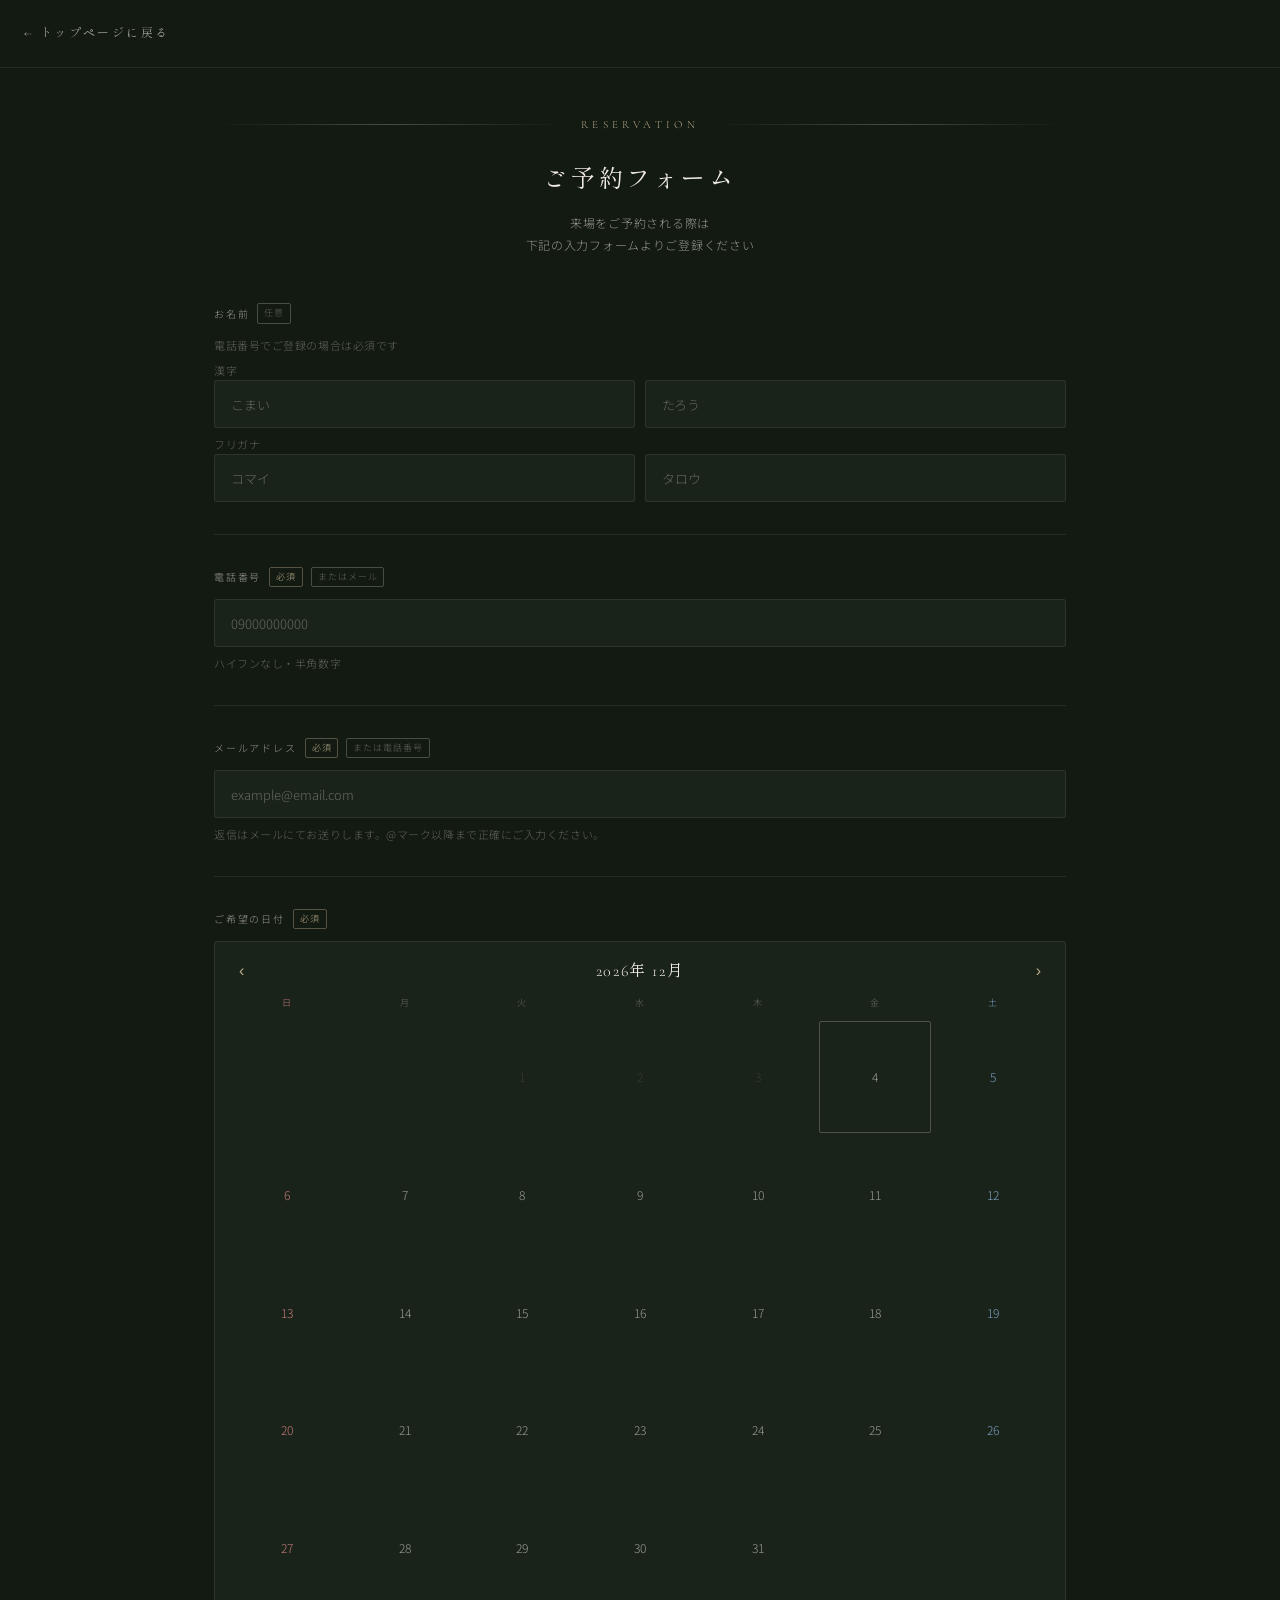
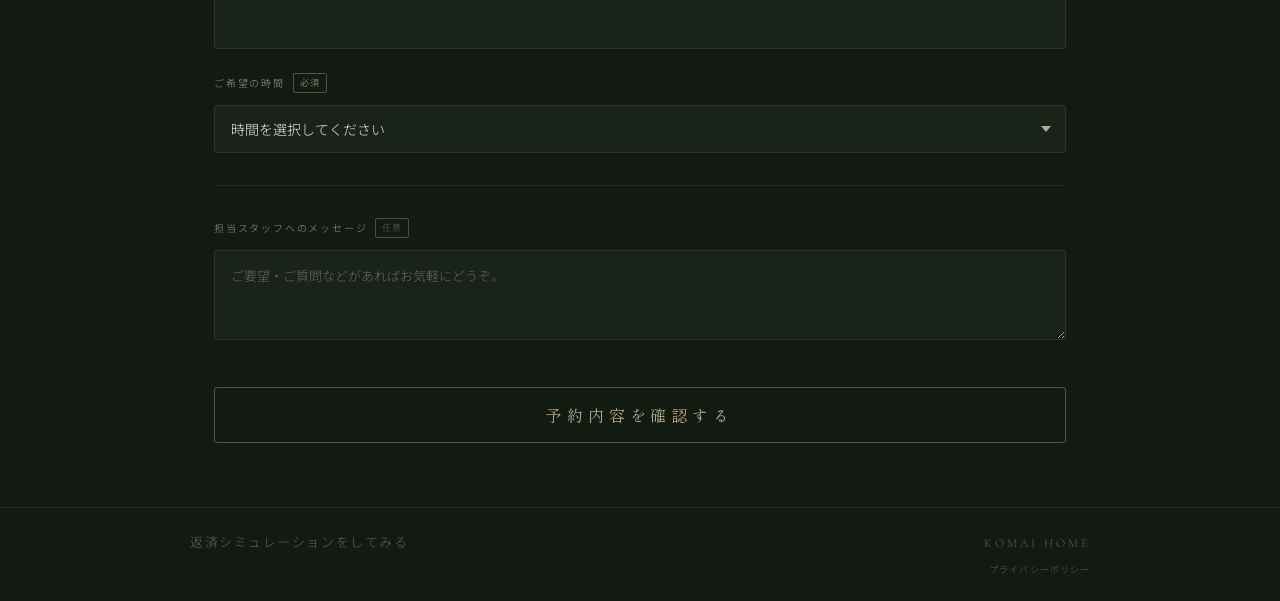
<file: reservation.html>
<!DOCTYPE html>
<html lang="ja">
<head>
<meta charset="UTF-8">
<meta name="viewport" content="width=device-width, initial-scale=1.0">
<title>来場予約 — 別荘心地 | KOMAI HOME</title>
<meta name="description" content="モデルハウス「別荘心地」の来場予約はこちらから。ご希望の日時を選んで簡単にご予約いただけます。">

<!-- OGP -->
<meta property="og:type" content="website">
<meta property="og:site_name" content="別荘心地 | KOMAI HOME">
<meta property="og:title" content="来場予約 — 別荘心地 | KOMAI HOME">
<meta property="og:description" content="モデルハウス「別荘心地」の来場予約はこちらから。ご希望の日時を選んで簡単にご予約いただけます。">
<meta property="og:image" content="images/common/ogp.png">
<meta property="og:url" content="https://eigyou3.github.io/model_north_villa/reservation.html">
<meta property="og:locale" content="ja_JP">

<!-- Twitter Card -->
<meta name="twitter:card" content="summary_large_image">
<meta name="twitter:title" content="来場予約 — 別荘心地 | KOMAI HOME">
<meta name="twitter:description" content="モデルハウス「別荘心地」の来場予約はこちらから。ご希望の日時を選んで簡単にご予約いただけます。">
<meta name="twitter:image" content="images/common/ogp.png">
<link rel="icon" type="image/x-icon" href="images/icon/favicon.ico">
<link rel="icon" type="image/png" sizes="16x16" href="images/icon/favicon-16.png">
<link rel="icon" type="image/png" sizes="32x32" href="images/icon/favicon-32.png">
<link rel="apple-touch-icon" sizes="180x180" href="images/icon/apple-touch-icon.png">
<link rel="icon" type="image/png" sizes="512x512" href="images/icon/icon-512.png">
<link rel="stylesheet" href="style.css">
</head>
<body>

<header class="site-header">
  <a class="back-link" href="index.html">← トップページに戻る</a>
</header>

<div id="form-section">
  <div class="form-section">
    <div class="form-header reveal">
      <div class="form-header-rule">
        <span class="form-header-label">Reservation</span>
      </div>
      <h2 class="form-title">ご予約フォーム</h2>
      <p class="page-sub">来場をご予約される際は<br>下記の入力フォームよりご登録ください</p>

    </div>

    <div class="field-group reveal">
      <span class="field-label">お名前 <span class="tag-opt">任意</span></span>
      <p class="sub-note">電話番号でご登録の場合は必須です</p>
     <p class="sub-note">漢字</p>  
      <div class="row2">
        <div>
          <input type="text" id="last-name" placeholder="こまい" autocomplete="family-name">
        </div>
        <div>
          <input type="text" id="first-name" placeholder="たろう" autocomplete="given-name">
        </div>
      </div>
      <p class="sub-note">フリガナ</p>
      <div class="row2">
        <div>
          <input type="text" id="last-kana" placeholder="コマイ">
        </div>
        <div>
          <input type="text" id="first-kana" placeholder="タロウ">
        </div>
      </div>
     
      <div class="err" id="err-name">電話番号でご登録の場合は、お名前のご入力が必須です。</div>
    </div>

    <hr class="field-divider">

    <div class="field-group reveal">
      <span class="field-label">電話番号 <span class="tag-req">必須</span> <span class="tag-or">またはメール</span></span>
      <input type="tel" id="tel" placeholder="09000000000" maxlength="11" inputmode="numeric"
        oninput="this.value=this.value.replace(/[^0-9]/g,'');clearContactErr()">
      <p class="sub-note">ハイフンなし・半角数字</p>
      <div class="err" id="err-contact">メールアドレスまたは電話番号をご入力ください。</div>
    </div>

    <hr class="field-divider">

    <div class="field-group reveal">
      <span class="field-label">メールアドレス <span class="tag-req">必須</span> <span class="tag-or">または電話番号</span></span>
      <input type="email" id="email" placeholder="example@email.com" autocomplete="email" oninput="clearContactErr()">
      <p class="sub-note">返信はメールにてお送りします。@マーク以降まで正確にご入力ください。</p>
      <div class="err" id="err-email">メールアドレスを正しくご入力ください（@以降も必須です）。</div>
    </div>

    <hr class="field-divider">

    <div class="field-group reveal">
      <span class="field-label">ご希望の日付 <span class="tag-req">必須</span></span>
      <div class="cal-wrap">
        <div class="cal-header">
          <button class="cal-nav" onclick="prevMonth()">‹</button>
          <span class="cal-month" id="cal-month-label"></span>
          <button class="cal-nav" onclick="nextMonth()">›</button>
        </div>
        <div class="date-grid">
          <div class="cal-dow sun">日</div>
          <div class="cal-dow">月</div>
          <div class="cal-dow">火</div>
          <div class="cal-dow">水</div>
          <div class="cal-dow">木</div>
          <div class="cal-dow">金</div>
          <div class="cal-dow sat">土</div>
        </div>
        <div class="date-grid" id="cal-grid"></div>
        <div class="selected-date-display" id="sel-date-display"></div>
      </div>
      <div class="err" id="err-date">ご希望の日付を選択してください。</div>
    </div>

    <div class="field-group reveal" style="margin-top:-0.5rem">
      <span class="field-label">ご希望の時間 <span class="tag-req">必須</span></span>
      <select id="time-select">
        <option value="">時間を選択してください</option>
      </select>
      <div class="err" id="err-time">ご希望の時間を選択してください。</div>
    </div>

    <hr class="field-divider">

    <div class="field-group reveal">
      <span class="field-label">担当スタッフへのメッセージ <span class="tag-opt">任意</span></span>
      <textarea id="message" placeholder="ご要望・ご質問などがあればお気軽にどうぞ。"></textarea>
    </div>

    <div class="submit-wrap reveal">
      <button class="btn-ghost" onclick="toConfirm()">
        <span>予約内容を確認する</span>
      </button>
    </div>
  </div>
</div>

<div class="confirm-wrap" id="confirm-section">
  <div class="confirm-header">
    <div class="form-header-rule">
      <span class="form-header-label">Confirm</span>
    </div>
    <h2 class="confirm-title">ご予約内容の確認</h2>
    <p class="confirm-sub">以下の内容でよろしければ「送信する」を押してください。</p>
  </div>
  <table class="confirm-table" id="confirm-table"></table>
  <div class="confirm-btn-row">
    <button class="btn-muted" onclick="backToForm()">← 修正する</button>
    <button class="btn-solid" id="send-btn" onclick="doSend()">送信する</button>
  </div>
</div>

<div class="done-wrap" id="done-section">
  <div class="done-mark">✓</div>
  <h2 class="done-title">ご予約を受け付けました</h2>
  <p class="done-text">
    ご予約いただきありがとうございます。<br>
    ご入力のメールアドレスへ確認メールをお送りします。<br><br>
    スタッフより改めてご連絡させていただきます。<br>
    当日お会いできることを楽しみにしております。
  </p>
</div>

<footer>
  <div class="footer-nav">
    <div class="footer-nav-left">
      <a href="simulator.html" class="footer-link-large">返済シミュレーションをしてみる</a>
    </div>
    <div class="footer-nav-right">
      <a href="https://komai-home.co.jp" target="_blank" rel="noopener">KOMAI HOME</a>
      <a href="#" onclick="openPrivacy();return false;">プライバシーポリシー</a>
    </div>
  </div>
</footer>

<div class="modal-overlay" id="privacy-modal">
  <div class="modal-box">
    <h3 class="modal-title">プライバシーポリシー</h3>
    <div class="modal-body">
      <p>こまいホーム（以下「当社」）は、お客様の個人情報の保護を重要な責務と認識し、以下の方針に基づいて適切に取り扱います。</p><br>
      <p>株式会社こまいホーム（以下「弊社」）は、お客様の個人情報の保護を重要な責務と認識し、以下の方針に基づき適切な管理・保護に努めます。</p>
    <p><strong>個人情報の利用目的</strong><br>当社はお客様の個人情報を、以下に掲げる事業の遂行に必要な範囲において、契約や取引の履行、および当社が提供する商品、情報、サービス、アフターサービスの提供とこれらに関連する各種手続（融資、許認可取得、登記簿）の支援、取次、ならびに営業活動、及びマーケティング活動等に利用いたします。提携先、業務委託先等の第三者に業務を遂行する為に必要な範囲内での提供することがあります。収集目的の範囲あるいは法令・規範に基づく要請の範囲を越えた利用、提供、預託は行いません。</p><br>
    <p><strong>個人情報の正確性と安全の確保</strong><br>当社は、個人情報を利用目的の達成に必要な範囲で正確かつ最新の内容に保ち、安全管理のために必要かつ適切な措置を講じるように配慮して厳重に管理いたします。また、個人情報の取り扱いを外部に委託する場合は、守秘義務契約を締結するとともに、適切な管理、監督をいたします。</p><br>
    <p><strong>お客様情報の利用範囲</strong><br>当社では、各社の役割と目的達成の為に必要な範囲に限りお客様情報の共同利用を行います。共同利用する情報の項目は次の通りです。氏名、性別、生年月日、住所、電話番号、ＦＡＸ番号、電子メールアドレス等お客様個人に関する情報、ご世帯に関する情報、ご契約に関する情報、設計図面及び建築物に関する情報。</p><br>
    <p><strong>個人情報の開示・訂正・利用停止の申出について</strong><br>当社は、個人情報に関しご本人様からの開示、訂正、利用停止等を求められたときには、法令に基づきその求めに応じます。なお開示をする際には、所定の手数料を申し受けます。個人情報に関し、開示、訂正、利用停止等のご要望については、下記のお問合せ窓口にご連絡下さい。請求者がご本人であることを確認の上必要な手続きについてご連絡致します。なお個人情報に関するその他お問合せについても下記窓口をご利用ください。</p><br>
    <p><strong>法令・規範の導守</strong><br>当社は個人情報に関する法令・規範を導守いたします。</p><br>
    <p><strong>コンプライアンス・プログラムの継続的改善の実施</strong><br>当社は、個人情報を適切に保護する為、個人情報コンプライアンス・プログラム（本方針・｢個人情報保護規定｣及びその他の規定、規則を含む）を策定し、これを当社従業員その他の関係者に周知・徹底させて実施し、適宣見直し、継続的に改善します。</p><br>
  　<p>komai home ┃ 0166-32-2009</p>  
  </div>
    <button class="modal-close" onclick="closePrivacy()">閉じる</button>
  </div>
</div>

<script>
// ===== GAS URL =====
const GAS_URL = "https://script.google.com/macros/s/AKfycbxPpMTBz5PobqYVcCpiSzeWRaAQEtonjudd7fE1iD1dbc9whiRMxugDjlgh4dp_q29l/exec";

// ===== カタカナ変換 =====
function toKatakana(str){
  return str.replace(/[\u3041-\u3096]/g,c=>String.fromCharCode(c.charCodeAt(0)+0x60));
}

// IMEの変換確定時（compositionend）だけカタカナに変換。
// input毎に変換すると、スマホIMEで濁点・半濁点の入力途中に
// 値がリセットされて濁点が抜け落ちることがあるため。
function setupKanaField(id){
  const el = document.getElementById(id);
  el.addEventListener('compositionend', () => {
    el.value = toKatakana(el.value);
  });
  // PC等、IME組版を使わず直接カタカナ等を貼り付けた場合にも対応
  el.addEventListener('blur', () => {
    el.value = toKatakana(el.value);
  });
}
setupKanaField('last-kana');
setupKanaField('first-kana');

// ===== カレンダー =====
// ★ 予約を受け付けたくない日は、下の配列に "YYYY-MM-DD" の形式で追加してください
//    例: "2026-08-13", "2026-08-14",
const BLOCKED_DATES = [ "2026-08-09","2026-08-10","2026-08-11","2026-08-12","2026-08-13","2026-08-14","2026-08-15","2026-08-16"];

let calYear, calMonth, selectedDate = null;
const today = new Date();

function initCal(){
  calYear = today.getFullYear();
  calMonth = today.getMonth();
  renderCal();
}

function renderCal(){
  const label = document.getElementById('cal-month-label');
  label.textContent = `${calYear}年 ${calMonth+1}月`;

  const grid = document.getElementById('cal-grid');
  grid.innerHTML = '';

  const first = new Date(calYear, calMonth, 1);
  const last  = new Date(calYear, calMonth+1, 0);
  const startDow = first.getDay(); // 0=日

  // 空白
  for(let i=0;i<startDow;i++){
    const empty = document.createElement('div');
    empty.className='cal-day empty';
    grid.appendChild(empty);
  }

  for(let d=1;d<=last.getDate();d++){
    const dt = new Date(calYear, calMonth, d);
    const dow = dt.getDay();
    const dateStr = `${calYear}-${String(calMonth+1).padStart(2,'0')}-${String(d).padStart(2,'0')}`;
    const isPast = dt < new Date(today.getFullYear(), today.getMonth(), today.getDate());
    const isBlocked = BLOCKED_DATES.includes(dateStr);
    const isDisabled = isPast || isBlocked;

    const el = document.createElement('div');
    el.textContent = d;
    let cls = 'cal-day';
    if(dow===0) cls += ' sun-day';
    if(dow===6) cls += ' sat-day';
    if(isDisabled) cls += ' disabled';
    if(!isDisabled){
      // 今日
      if(dt.toDateString()===today.toDateString()) cls += ' today';
      if(selectedDate===dateStr) cls += ' selected';
      el.onclick = ()=>selectDate(dateStr, el);
    }
    el.className = cls;
    grid.appendChild(el);
  }
}

function selectDate(dateStr, el){
  selectedDate = dateStr;
  document.querySelectorAll('.cal-day.selected').forEach(e=>e.classList.remove('selected'));
  el.classList.add('selected');
  const [y,m,d] = dateStr.split('-');
  const dt = new Date(y,m-1,d);
  const days=['日','月','火','水','木','金','土'];
  document.getElementById('sel-date-display').textContent =
    `${y}年${parseInt(m)}月${parseInt(d)}日（${days[dt.getDay()]}）`;
  document.getElementById('err-date').classList.remove('show');
}

function prevMonth(){
  calMonth--;
  if(calMonth<0){calMonth=11;calYear--;}
  renderCal();
}
function nextMonth(){
  calMonth++;
  if(calMonth>11){calMonth=0;calYear++;}
  renderCal();
}

// ===== 時間選択肢生成 =====
function initTimes(){
  const sel = document.getElementById('time-select');
  for(let h=10;h<=17;h++){
    for(let m=0;m<60;m+=30){
      if(h===17&&m>0) break;
      const hh=String(h).padStart(2,'0');
      const mm=String(m).padStart(2,'0');
      const opt=document.createElement('option');
      opt.value=`${hh}:${mm}`;
      opt.textContent=`${hh}:${mm}`;
      sel.appendChild(opt);
    }
  }
}

initCal();
initTimes();

// ===== バリデーション =====
function clearContactErr(){
  document.getElementById('err-contact').classList.remove('show');
}

function validate(){
  let ok=true;
  const ln=document.getElementById('last-name').value.trim();
  const fn=document.getElementById('first-name').value.trim();
  const tel=document.getElementById('tel').value.trim();
  const em=document.getElementById('email').value.trim();
  const ti=document.getElementById('time-select').value;

  const errName=document.getElementById('err-name');
  const errContact=document.getElementById('err-contact');
  const errEmail=document.getElementById('err-email');
  const errDate=document.getElementById('err-date');
  const errTime=document.getElementById('err-time');

  const emailFilled = em.length > 0;
  const emailValid  = emailFilled && em.includes('@') && em.indexOf('@') !== em.length-1;

  // メールを入力しているのに不正な場合は個別にエラー表示
  if(emailFilled && !emailValid){
    errEmail.classList.add('show'); ok=false;
  } else {
    errEmail.classList.remove('show');
  }

  // 電話番号 or メールアドレス のいずれかが必須
  if(!tel && !emailValid){
    errContact.classList.add('show'); ok=false;
  } else {
    errContact.classList.remove('show');
  }

  // 電話番号で登録する場合はお名前が必須
  if(tel && (!ln||!fn)){
    errName.classList.add('show'); ok=false;
  } else {
    errName.classList.remove('show');
  }

  if(!selectedDate){errDate.classList.add('show');ok=false;}
  else errDate.classList.remove('show');

  if(!ti){errTime.classList.add('show');ok=false;}
  else errTime.classList.remove('show');

  return ok;
}

// ===== 確認画面 =====
function toConfirm(){
  if(!validate()) return;

  const [y,m,d]=selectedDate.split('-');
  const dt=new Date(y,m-1,d);
  const days=['日','月','火','水','木','金','土'];
  const dateLabel=`${y}年${parseInt(m)}月${parseInt(d)}日（${days[dt.getDay()]}）`;

  const ln = document.getElementById('last-name').value.trim();
  const fn = document.getElementById('first-name').value.trim();
  const lk = document.getElementById('last-kana').value.trim();
  const fk = document.getElementById('first-kana').value.trim();
  const nameLabel = (ln || fn) ? `${ln} ${fn}`.trim() : '—';
  const kanaLabel  = (lk || fk) ? `${lk} ${fk}`.trim() : '—';

  const rows=[
    ['お名前', nameLabel],
    ['フリガナ', kanaLabel],
    ['電話番号', document.getElementById('tel').value || '—'],
    ['メール', document.getElementById('email').value || '—'],
    ['ご希望日時', `${dateLabel} ${document.getElementById('time-select').value}`],
    ['メッセージ', document.getElementById('message').value || '—'],
  ];

  document.getElementById('confirm-table').innerHTML = rows.map(([k,v])=>
    `<tr><td>${k}</td><td>${v}</td></tr>`
  ).join('');

  document.getElementById('form-section').style.display='none';
  document.getElementById('confirm-section').classList.add('active');
  window.scrollTo({top:0,behavior:'smooth'});
}

function backToForm(){
  document.getElementById('confirm-section').classList.remove('active');
  document.getElementById('form-section').style.display='';
  window.scrollTo({top:0,behavior:'smooth'});
}

// ===== 送信 =====
async function doSend(){
  const btn=document.getElementById('send-btn');
  btn.disabled=true;
  btn.textContent='送信中...';

  const [y,m,d]=selectedDate.split('-');
  const dt=new Date(y,m-1,d);
  const days=['日','月','火','水','木','金','土'];

  const payload={
    date: new Date().toISOString().slice(0,10),
    type: 'reservation',
    lastName:   document.getElementById('last-name').value,
    firstName:  document.getElementById('first-name').value,
    lastKana:   document.getElementById('last-kana').value,
    firstKana:  document.getElementById('first-kana').value,
    tel:        document.getElementById('tel').value,
    email:      document.getElementById('email').value,
    visitDate:  `${y}年${parseInt(m)}月${parseInt(d)}日（${days[dt.getDay()]}）`,
    visitTime:  document.getElementById('time-select').value,
    message:    document.getElementById('message').value,
  };

  try{
    await fetch(GAS_URL,{
      method:'POST',mode:'no-cors',
      headers:{'Content-Type':'application/json'},
      body:JSON.stringify(payload)
    });
    document.getElementById('confirm-section').classList.remove('active');
    document.getElementById('done-section').classList.add('active');
    window.scrollTo({top:0,behavior:'smooth'});
  }catch(err){
    btn.disabled=false;
    btn.textContent='送信する';
    alert('送信に失敗しました。時間をおいて再度お試しください。');
  }
}

// ===== スクロールリビール =====
const observer=new IntersectionObserver(entries=>{
  entries.forEach(e=>{
    if(e.isIntersecting){
      e.target.classList.add('visible');
    }
  });
},{threshold:0.1});
document.querySelectorAll('.reveal').forEach(el=>observer.observe(el));

// ===== プライバシー =====
function openPrivacy(){document.getElementById('privacy-modal').classList.add('open')}
function closePrivacy(){document.getElementById('privacy-modal').classList.remove('open')}
document.getElementById('privacy-modal').addEventListener('click',function(e){
  if(e.target===this) closePrivacy();
});
</script>
</body>
</html>
</file>
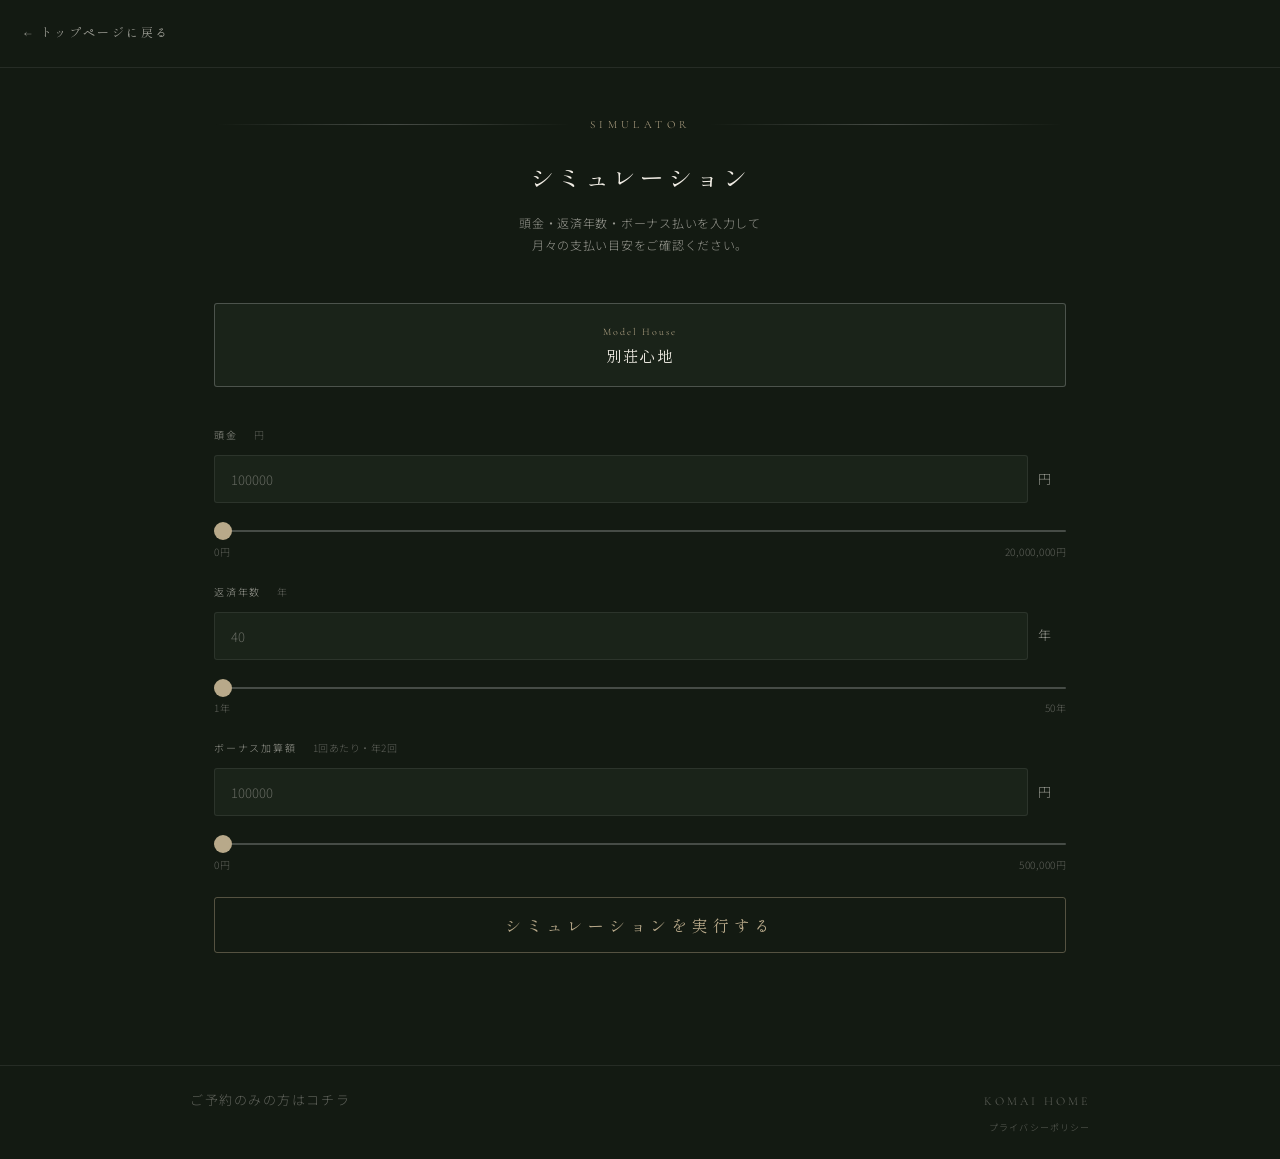
<file: simulator.html>
<!DOCTYPE html>
<html lang="ja">
<head>
<meta charset="UTF-8">
<meta name="viewport" content="width=device-width, initial-scale=1.0">
<title>返済シミュレーション — 別荘心地 | KOMAI HOME</title>
<meta name="description" content="頭金や返済年数を入力して、月々のお支払い目安をシミュレーション。モデルハウス「別荘心地」の資金計画にお役立てください。">

<!-- OGP -->
<meta property="og:type" content="website">
<meta property="og:site_name" content="別荘心地 | KOMAI HOME">
<meta property="og:title" content="返済シミュレーション — 別荘心地 | KOMAI HOME">
<meta property="og:description" content="頭金や返済年数を入力して、月々のお支払い目安をシミュレーション。モデルハウス「別荘心地」の資金計画にお役立てください。">
<meta property="og:image" content="images/common/ogp.png">
<meta property="og:url" content="https://eigyou3.github.io/model_north_villa/simulator.html">
<meta property="og:locale" content="ja_JP">

<!-- Twitter Card -->
<meta name="twitter:card" content="summary_large_image">
<meta name="twitter:title" content="返済シミュレーション — 別荘心地 | KOMAI HOME">
<meta name="twitter:description" content="頭金や返済年数を入力して、月々のお支払い目安をシミュレーション。モデルハウス「別荘心地」の資金計画にお役立てください。">
<meta name="twitter:image" content="images/common/ogp.png">
<link rel="icon" type="image/x-icon" href="images/icon/favicon.ico">
<link rel="icon" type="image/png" sizes="16x16" href="images/icon/favicon-16.png">
<link rel="icon" type="image/png" sizes="32x32" href="images/icon/favicon-32.png">
<link rel="apple-touch-icon" sizes="180x180" href="images/icon/apple-touch-icon.png">
<link rel="icon" type="image/png" sizes="512x512" href="images/icon/icon-512.png">
<link rel="stylesheet" href="style.css">
<style>

:root {
  /* 仕込み値（非表示） */
  --price: 5980;   /* 万円 */
  --rate: 0.93;    /* 年率% */
}
</style>
</head>
<body>

<header class="site-header">
  <a class="back-link" href="index.html">← トップページに戻る</a>
</header>

<div class="main">

  <div class="page-header">
    <div class="form-header-rule">
        <span class="form-header-label">Simulator</span>
    </div>
    <h2 class="form-title">シミュレーション</h2>
    <p class="page-sub">頭金・返済年数・ボーナス払いを入力して<br>月々の支払い目安をご確認ください。</p>
  </div>

  <div class="property-banner">
    <div class="property-name">
      <span>Model House</span>
      別荘心地
    </div>
  </div>

  <!-- 入力 -->
  <div class="input-section">

    <div class="field">
      <label class="field-label">頭金<span class="note">円</span></label>
      <div class="input-row">
        <input type="number" id="inp-down" placeholder="100000" min="0" max="59800000" step="10000" oninput="syncRange('down');calcPreview()">
        <span class="input-unit">円</span>
      </div>
      <div class="range-wrap">
        <input type="range" id="rng-down" min="0" max="20000000" step="10000" value="0"
          oninput="syncInput('down');calcPreview()">
        <div class="range-labels"><span>0円</span><span>20,000,000円</span></div>
      </div>
    </div>

    <div class="field">
      <label class="field-label">返済年数<span class="note">年</span></label>
      <div class="input-row">
        <input type="number" id="inp-years" placeholder="40" min="1" max="50" oninput="syncRange('years');calcPreview()">
        <span class="input-unit">年</span>
      </div>
      <div class="range-wrap">
        <input type="range" id="rng-years" min="1" max="50" step="1" value="1"
          oninput="syncInput('years');calcPreview()">
        <div class="range-labels"><span>1年</span><span>50年</span></div>
      </div>
    </div>

    <div class="field">
      <label class="field-label">ボーナス加算額<span class="note">1回あたり・年2回</span></label>
      <div class="input-row">
        <input type="number" id="inp-bonus" placeholder="100000" min="0" oninput="syncRange('bonus');calcPreview()">
        <span class="input-unit">円</span>
      </div>
      <div class="range-wrap">
        <input type="range" id="rng-bonus" min="0" max="500000" step="10000" value="0"
          oninput="syncInput('bonus');calcPreview()">
        <div class="range-labels"><span>0円</span><span>500,000円</span></div>
      </div>
    </div>

    <button class="btn-ghost" onclick="calculate()">
      <span>シミュレーションを実行する</span>
    </button>
  </div>

  <!-- 結果 -->
  <div class="result-section" id="result-section">
    <div class="result-card">
      <div class="result-main">
        <span class="result-main-label">月々のお支払い目安</span>
        <div>
          <span class="result-main-num" id="res-monthly">—</span>
          <span class="result-main-unit">円 / 月</span>
        </div>
      </div>
      <div class="result-breakdown">
        <div class="result-item">
          <span class="result-item-label">頭金</span>
          <span class="result-item-val"><span id="res-down">—</span><span class="small">円</span></span>
        </div>
        <div class="result-item">
          <span class="result-item-label">返済年数</span>
          <span class="result-item-val"><span id="res-years">—</span><span class="small">年</span></span>
        </div>
        <div class="result-item">
          <span class="result-item-label">ボーナス加算</span>
          <span class="result-item-val" id="res-bonus-val">なし</span>
        </div>
      </div>
      <p class="result-note">※ 上記は目安です。<br>実際の返済額は金融機関との契約内容によって異なります。</p>
    </div>

    <!-- 問い合わせフォーム -->
    <div class="inquiry-section" id="inquiry-section">
      <h2 class="inquiry-title">この条件でお問い合わせする</h2>
      <p class="inquiry-sub">このシミュレーションの結果を基にお問い合わせをお送りいただきますと<br>改めてスタッフよりメール、あるいはお電話でご連絡を差し上げます。</p>

      <p class="reservation-note">
        ※ こちらは「お問い合わせ」であり、来場のご予約ではございません。<br>
        実際にモデルハウスをご見学されたい場合は、<a href="reservation.html">ご予約フォーム</a> からお申し込みください。
      </p>

      <div class="inq-field">
        <label class="inq-label">お名前 <span class="tag-req">必須</span></label>
        <input type="text" id="inq-name" placeholder="こまい たろう">
        <div class="err" id="err-name">お名前をご入力ください。</div>
      </div>

      <div class="inq-field">
        <label class="inq-label">メールアドレス <span class="tag-req">必須</span> <span class="tag-or">または電話番号</span></label>
        <input type="email" id="inq-email" placeholder="example@email.com" style="margin-bottom:8px" oninput="clearContactErr()">
        <input type="tel" id="inq-tel" placeholder="09000000000" inputmode="numeric"
          oninput="this.value=this.value.replace(/[^0-9]/g,'');clearContactErr()">
        <div class="err" id="err-contact">メールアドレスまたは電話番号をご入力ください。</div>
      </div>

      <button class="btn-solid" id="send-btn" onclick="doSend()">この条件で問い合わせる</button>
    </div>

    <!-- 送信完了 -->
    <div class="done-section" id="done-section">
      <div class="done-mark">✓</div>
      <h2 class="done-title">お問い合わせを受け付けました</h2>
      <p class="done-text">
        ご入力いただきありがとうございます。<br>
        スタッフより改めてご連絡させていただきます。<br><br>
        実際の見学はこちらからご予約ください。
      </p>
      <a href="reservation.html" style="display:inline-block;margin-top:1.5rem;padding:14px 2rem;border:1px solid var(--accent-dim);color:var(--accent);font-family:'Cormorant Garamond',serif;font-size:0.95rem;letter-spacing:0.25em;text-decoration:none;border-radius:3px;transition:all 0.3s"
        onmouseover="this.style.background='var(--accent)';this.style.color='var(--bg)'"
        onmouseout="this.style.background='transparent';this.style.color='var(--accent)'">
        来場予約へ →
      </a>
    </div>
  </div>

</div>

<footer>
  <div class="footer-nav">
    <div class="footer-nav-left">
      <a href="reservation.html" class="footer-link-large">ご予約のみの方はコチラ</a>
    </div>
    <div class="footer-nav-right">
      <a href="https://komai-home.co.jp" target="_blank" rel="noopener">KOMAI HOME</a>
      <a href="#" onclick="openPrivacy();return false;">プライバシーポリシー</a>
    </div>
  </div>
</footer>

<script>
// ===== 仕込み値（非表示） =====
const PRICE  = 5980;   // 万円
const RATE   = 0.93;   // 年率%

// ===== GAS URL =====
const GAS_URL = "https://script.google.com/macros/s/AKfycbxPpMTBz5PobqYVcCpiSzeWRaAQEtonjudd7fE1iD1dbc9whiRMxugDjlgh4dp_q29l/exec";

// ===== レンジ同期 =====
function syncRange(key){
  const inp = document.getElementById('inp-'+key);
  const rng = document.getElementById('rng-'+key);
  if(!rng) return;
  let v = parseFloat(inp.value)||0;
  const max = parseFloat(rng.max);
  rng.value = Math.min(v, max);
  updateRangeStyle(rng);
}
function syncInput(key){
  const inp = document.getElementById('inp-'+key);
  const rng = document.getElementById('rng-'+key);
  inp.value = rng.value;
  updateRangeStyle(rng);
}
function updateRangeStyle(rng){
  const pct = (rng.value - rng.min) / (rng.max - rng.min) * 100;
  rng.style.background = `linear-gradient(to right, var(--accent-dim) ${pct}%, var(--border-hover) ${pct}%)`;
}

// 初期スタイル
document.querySelectorAll('input[type=range]').forEach(r=>updateRangeStyle(r));

// ===== リアルタイムプレビュー（任意） =====
function calcPreview(){} // 計算ボタン押下時のみにする

// ===== メイン計算 =====
// シミュレーション初回実行フラグ（ヒントモーダルを最初の1回だけ出す）
let simCalculatedOnce = false;

function calculate(){
  const down  = parseFloat(document.getElementById('inp-down').value)||100000; // 円
  const years = parseInt(document.getElementById('inp-years').value)||40;
  const bonus = parseFloat(document.getElementById('inp-bonus').value)||100000; // 円

  const downMan = down / 10000; // 万円換算
  const loan = Math.max(0, PRICE - downMan); // 万円
  const loanYen = loan * 10000;
  const r = RATE / 100 / 12;             // 月利
  const n = years * 12;                  // 返済月数

  let monthly = 0;
  if(r > 0 && n > 0 && loanYen > 0){
    // 元利均等（ボーナス分を除いた借入で計算）
    const bonusYearTotal = bonus * 2;
    const bonusTotal = bonusYearTotal * years;
    const mainLoan = Math.max(0, loanYen - bonusTotal);
    monthly = mainLoan * r * Math.pow(1+r,n) / (Math.pow(1+r,n)-1);
  }

  // 結果表示
  document.getElementById('res-monthly').textContent = Math.round(monthly).toLocaleString();
  document.getElementById('res-down').textContent    = down.toLocaleString();
  document.getElementById('res-years').textContent   = years;
  document.getElementById('res-bonus-val').textContent =
    bonus > 0 ? `${bonus.toLocaleString()}円 × 年2回` : 'なし';

  document.getElementById('result-section').classList.add('show');
  document.getElementById('result-section').scrollIntoView({behavior:'smooth',block:'start'});

  if(!simCalculatedOnce){
    simCalculatedOnce = true;
    setTimeout(openSimTips, 500); // スクロール後に表示
  }
}

// ===== バリデーション =====
function clearContactErr(){
  document.getElementById('err-contact').classList.remove('show');
}

function validateInquiry(){
  let ok = true;
  const name  = document.getElementById('inq-name').value.trim();
  const email = document.getElementById('inq-email').value.trim();
  const tel   = document.getElementById('inq-tel').value.trim();

  if(!name){
    document.getElementById('err-name').classList.add('show');
    ok = false;
  } else {
    document.getElementById('err-name').classList.remove('show');
  }

  if(!email && !tel){
    document.getElementById('err-contact').classList.add('show');
    ok = false;
  } else {
    document.getElementById('err-contact').classList.remove('show');
  }

  return ok;
}

// ===== 送信 =====
async function doSend(){
  if(!validateInquiry()) return;

  const btn = document.getElementById('send-btn');
  btn.disabled = true;
  btn.textContent = '送信中...';

  const down    = parseFloat(document.getElementById('inp-down').value)||0; // 円
  const years   = parseInt(document.getElementById('inp-years').value)||40;
  const bonus   = parseFloat(document.getElementById('inp-bonus').value)||0;
  const monthly = document.getElementById('res-monthly').textContent;
  const downMan = down / 10000; // 万円換算

  const payload = {
    date:       new Date().toISOString().slice(0,10),
    type:       'simulator',
    property:   '別荘心地（bessou-gokochi）',
    name:       document.getElementById('inq-name').value,
    email:      document.getElementById('inq-email').value,
    tel:        document.getElementById('inq-tel').value,
    downPay:    down.toLocaleString() + '円',
    loanAmt:    (PRICE - downMan) + '万円',
    years:      years + '年',
    bonus:      bonus > 0 ? bonus.toLocaleString() + '円×年2回' : 'なし',
    monthly:    monthly + '円',
    simSummary: `頭金${down.toLocaleString()}円／返済${years}年／ボーナス${bonus > 0 ? bonus.toLocaleString()+'円×年2回' : 'なし'}／月々${monthly}円`,
  };

  try{
    await fetch(GAS_URL,{
      method:'POST',mode:'no-cors',
      headers:{'Content-Type':'application/json'},
      body:JSON.stringify(payload)
    });
    document.getElementById('inquiry-section').style.display = 'none';
    document.getElementById('done-section').classList.add('show');
    document.getElementById('done-section').scrollIntoView({behavior:'smooth'});
  } catch(err){
    btn.disabled = false;
    btn.textContent = 'この条件で問い合わせる';
    alert('送信に失敗しました。時間をおいて再度お試しください。');
  }
}
</script>

<!-- プライバシーモーダル -->
<div class="modal-overlay" id="privacy-modal">
  <div class="modal-box">
    <h3 class="modal-title">プライバシーポリシー</h3>
    <div class="modal-body">
      <p>こまいホーム（以下「当社」）は、お客様の個人情報の保護を重要な責務と認識し、以下の方針に基づいて適切に取り扱います。</p><br>
      <p>株式会社こまいホーム（以下「弊社」）は、お客様の個人情報の保護を重要な責務と認識し、以下の方針に基づき適切な管理・保護に努めます。</p>
      <p><strong>個人情報の利用目的</strong><br>当社はお客様の個人情報を、以下に掲げる事業の遂行に必要な範囲において、契約や取引の履行、および当社が提供する商品、情報、サービス、アフターサービスの提供とこれらに関連する各種手続（融資、許認可取得、登記簿）の支援、取次、ならびに営業活動、及びマーケティング活動等に利用いたします。提携先、業務委託先等の第三者に業務を遂行する為に必要な範囲内での提供することがあります。収集目的の範囲あるいは法令・規範に基づく要請の範囲を越えた利用、提供、預託は行いません。</p><br>
      <p><strong>個人情報の正確性と安全の確保</strong><br>当社は、個人情報を利用目的の達成に必要な範囲で正確かつ最新の内容に保ち、安全管理のために必要かつ適切な措置を講じるように配慮して厳重に管理いたします。また、個人情報の取り扱いを外部に委託する場合は、守秘義務契約を締結するとともに、適切な管理、監督をいたします。</p><br>
      <p><strong>お客様情報の利用範囲</strong><br>当社では、各社の役割と目的達成の為に必要な範囲に限りお客様情報の共同利用を行います。共同利用する情報の項目は次の通りです。氏名、性別、生年月日、住所、電話番号、ＦＡＸ番号、電子メールアドレス等お客様個人に関する情報、ご世帯に関する情報、ご契約に関する情報、設計図面及び建築物に関する情報。</p><br>
      <p><strong>個人情報の開示・訂正・利用停止の申出について</strong><br>当社は、個人情報に関しご本人様からの開示、訂正、利用停止等を求められたときには、法令に基づきその求めに応じます。なお開示をする際には、所定の手数料を申し受けます。個人情報に関し、開示、訂正、利用停止等のご要望については、下記のお問合せ窓口にご連絡下さい。請求者がご本人であることを確認の上必要な手続きについてご連絡致します。なお個人情報に関するその他お問合せについても下記窓口をご利用ください。</p><br>
      <p><strong>法令・規範の導守</strong><br>当社は個人情報に関する法令・規範を導守いたします。</p><br>
      <p><strong>コンプライアンス・プログラムの継続的改善の実施</strong><br>当社は、個人情報を適切に保護する為、個人情報コンプライアンス・プログラム（本方針・｢個人情報保護規定｣及びその他の規定、規則を含む）を策定し、これを当社従業員その他の関係者に周知・徹底させて実施し、適宣見直し、継続的に改善します。</p><br>
      <p>komai home ┃ 0166-32-2009</p>
    </div>
    <button class="modal-close" onclick="closePrivacy()">閉じる</button>
  </div>
</div>

<!-- シミュレーションのヒントモーダル -->
<div class="modal-overlay" id="sim-tips-modal">
  <div class="modal-box">
    <h3 class="modal-title">条件を変えて何度でも試せます</h3>
    <div class="modal-body">
      <p>頭金・返済年数・ボーナス加算額は、何度でも自由に変更してシミュレーションし直すことができます。</p><br>
      <p>月々のお支払いが高いと感じた場合は、<br>
      ・頭金を増やす<br>
      ・返済年数を延ばす<br>
      ・ボーナス払いを活用する<br>
      など、条件を調整して再度お試しください。</p>
    </div>
    <button class="modal-close" onclick="closeSimTips()">閉じる</button>
  </div>
</div>

<script>
function openPrivacy(){document.getElementById('privacy-modal').classList.add('open')}
function closePrivacy(){document.getElementById('privacy-modal').classList.remove('open')}
document.getElementById('privacy-modal').addEventListener('click',function(e){
  if(e.target===this)closePrivacy();
});

// シミュレーションのヒントモーダル
function openSimTips(){document.getElementById('sim-tips-modal').classList.add('open')}
function closeSimTips(){document.getElementById('sim-tips-modal').classList.remove('open')}
document.getElementById('sim-tips-modal').addEventListener('click',function(e){
  if(e.target===this)closeSimTips();
});
</script>
</body>
</html>
</file>
<file: style.css>
/* ================================================
   bessou-gokochi.css
   別荘心地サイト 統合スタイルシート
   ================================================
   構成：
     1. 共通スタイル（変数・リセット・hero・footer・
        フォーム部品・ボタン・モーダル 等）
     2. ページ固有スタイル：ポータル   (bessou-gokochi.html)
     3. ページ固有スタイル：シミュレーター (simulator.html)
     4. ページ固有スタイル：来場予約   (reservation.html)
   ================================================ */

/* ================================================
   1. 共通スタイル
   ================================================ */
@import url('https://fonts.googleapis.com/css2?family=Cormorant+Garamond:ital,wght@0,300;0,400;1,300&family=Shippori+Mincho:wght@400;500&family=Noto+Sans+JP:wght@300;400&display=swap');
/* ── CSS変数（全ページ共通） ── */
:root {
  --bg: #131a12;
  --surface: #1a2319;
  --surface2: #212c20;
  --border: rgba(255,255,255,0.08);
  --border-hover: rgba(255,255,255,0.22);
  --accent: #b8a98a;
  --accent-light: rgba(184,169,138,0.12);
  --accent-dim: rgba(184,169,138,0.4);
  --text: #f0ece4;
  --text-muted: rgba(240,236,228,0.60);
  --text-dim: rgba(240,236,228,0.35);
  --green-dark: #1a2218;
  --radius: 3px;
}

/* ── リセット ── */
*,
*::before,
*::after {
  box-sizing: border-box;
  margin: 0;
  padding: 0;
}

html {
  scroll-behavior: smooth;
}

body {
  background: var(--bg);
  color: var(--text);
  font-family: 'Noto Sans JP', sans-serif;
  font-weight: 300;
  line-height: 1.6;
  min-height: 100vh;
  overflow-x: hidden;
}

/* ── アニメーション ── */
@keyframes fadeUp {
  from {
    opacity: 0;
    transform: translateY(20px);
  }

  to {
    opacity: 1;
    transform: translateY(0);
  }
}

@keyframes bgPan {
  from {
    transform: scale(1.05) translateX(0);
  }

  to {
    transform: scale(1.05) translateX(-2%);
  }
}

@keyframes pulse {
  0%,
  100% {
    box-shadow: 0 0 0 0 rgba(184,169,138,0.2);
  }

  50% {
    box-shadow: 0 0 0 14px rgba(184,169,138,0);
  }
}

/* ── スクロールリビール ── */
.reveal {
  opacity: 0;
  transform: translateY(16px);
  transition: opacity 0.7s ease, transform 0.7s ease;
}

.reveal.visible {
  opacity: 1;
  transform: translateY(0);
}

/* ── HERO ── */
.hero {
  position: relative;
  height: 100svh;
  min-height: 620px;
  display: flex;
  flex-direction: column;
  align-items: center;
  justify-content: center;
  overflow: hidden;
}

.hero-bg {
  position: absolute;
  inset: 0;
  filter: brightness(0.38) saturate(0.85);
  transform: scale(1.05);
  animation: bgPan 22s ease-in-out infinite alternate;
  background-size: cover;
  background-position: center;
  background-repeat: no-repeat;
}

.hero-overlay {
  position: absolute;
  inset: 0;
  background: linear-gradient( to bottom, rgba(19,26,18,0.1) 0%, rgba(19,26,18,0) 45%, rgba(19,26,18,0.75) 100% );
}

.hero-content {
  position: relative;
  z-index: 1;
  text-align: center;
  padding: 0 1.5rem;
  opacity: 0;
  animation: fadeUp 1.2s 0.2s ease forwards;
}

.hero-eyebrow {
  font-family: 'Cormorant Garamond', serif;
  font-size: 11px;
  letter-spacing: 0.45em;
  color: var(--accent);
  text-transform: uppercase;
  margin-bottom: 1.4rem;
  display: block;
}

.hero-title {
  font-family: 'Shippori Mincho', serif;
  font-size: clamp(3rem, 10vw, 5.5rem);
  font-weight: 400;
  letter-spacing: 0.2em;
  color: var(--text);
  line-height: 1.1;
  margin-bottom: 0.5rem;
  text-shadow: 0 0 20px rgba(0,0,0,0.5);
}

.hero-title-en {
  font-family: 'Cormorant Garamond', 'Shippori Mincho', serif;
  font-size: clamp(0.85rem, 2.5vw, 1.1rem);
  font-weight: 300;
  font-style: italic;
  letter-spacing: 0.25em;
  color: var(--accent-dim);
  margin-bottom: 2rem;
  display: block;
}

.hero-sub {
  font-family: 'Shippori Mincho', serif;
  font-size: clamp(0.75rem, 2vw, 0.9rem);
  letter-spacing: 0.16em;
  color: var(--text-muted);
  line-height: 2.4;
}

.hero-cta-row {
  display: grid;
  grid-template-columns: 1fr;
  gap: 10px;
  margin-top: 2.5rem;
  max-width: 620px;
  margin-left: auto;
  margin-right: auto;
}

@media (min-width: 640px) {
  .hero-cta-row {
    grid-template-columns: repeat(3, 1fr);
  }
}

.hero-cta {
  display: flex;
  flex-direction: column;
  align-items: center;
  justify-content: center;
  gap: 3px;
  padding: 12px 10px;
  border: 1px solid var(--accent-dim);
  border-radius: 4px;
  background: rgba(19, 26, 18, 0.35);
  text-decoration: none;
  transition: background 0.3s, border-color 0.3s;
  text-align: center;
}

.hero-cta:hover {
  background: var(--accent-light);
  border-color: var(--accent);
}

.hero-cta-en {
  font-family: 'Cormorant Garamond', serif;
  font-size: 9px;
  letter-spacing: 0.25em;
  color: var(--accent);
  text-transform: uppercase;
}

.hero-cta-ja {
  font-family: 'Shippori Mincho', serif;
  font-size: 13px;
  letter-spacing: 0.02em;
  color: var(--text);
  white-space: nowrap;
}

.hero-links-row {
  display: flex;
  flex-direction: column;
  align-items: center;
  gap: 12px;
  margin-top: 8rem;
}

.hero-access-link {
  display: inline-flex;
  align-items: center;
  gap: 6px;
  padding: 10px 24px;
  border: 1px solid var(--accent-dim);
  border-radius: 50px;
  color: var(--accent);
  font-family: 'Shippori Mincho', serif;
  font-size: 12px;
  letter-spacing: 0.15em;
  text-decoration: none;
  transition: background 0.3s, color 0.3s, border-color 0.3s;
}

.hero-access-link:hover {
  background: var(--accent);
  border-color: var(--accent);
  color: var(--bg);
}

/* ── サイトヘッダー（ポータル以外） ── */
.site-header {
  padding: 1.5rem;
  display: flex;
  align-items: center;
  justify-content: space-between;
  border-bottom: 1px solid var(--border);
}

.back-link {
  font-family: 'Cormorant Garamond', 'Shippori Mincho', serif;
  font-size: 12px;
  letter-spacing: 0.2em;
  color: var(--text-muted);
  text-decoration: none;
  transition: color 0.2s;
}

.back-link:hover {
  color: var(--accent);
}

.header-brand {
  font-family: 'Cormorant Garamond', serif;
  font-size: 13px;
  letter-spacing: 0.35em;
  color: var(--text-dim);
}

/* ── セクション共通 ── */
.section-header {
  text-align: center;
  margin-bottom: 2.5rem;
}

.section-rule {
  display: flex;
  align-items: center;
  gap: 1rem;
  margin-bottom: 1.2rem;
}

.section-rule::before,
.section-rule::after {
  content: '';
  flex: 1;
  height: 1px;
  background: linear-gradient(to right, transparent, var(--border-hover), transparent);
}

.section-rule-label {
  font-family: 'Cormorant Garamond', serif;
  font-size: 10px;
  letter-spacing: 0.4em;
  color: var(--accent);
  text-transform: uppercase;
  white-space: nowrap;
}

.section-title {
  font-family: 'Shippori Mincho', serif;
  font-size: 1.3rem;
  font-weight: 400;
  letter-spacing: 0.15em;
  color: var(--text);
}

/* ── 入力フィールド共通 ── */
input[type=text],
input[type=email],
input[type=tel],
input[type=number],
input[type=date],
select,
textarea {
  width: 100%;
  background: var(--surface);
  border: 1px solid var(--border);
  border-radius: var(--radius);
  padding: 13px 16px;
  color: var(--text);
  font-family: 'Noto Sans JP', sans-serif;
  font-size: 14px;
  font-weight: 300;
  outline: none;
  transition: border-color 0.25s, background 0.25s, box-shadow 0.25s;
  -webkit-appearance: none;
  appearance: none;
}

input:focus,
select:focus,
textarea:focus {
  border-color: var(--accent-dim);
  background: var(--surface2);
  box-shadow: 0 0 0 3px var(--accent-light);
}

input::placeholder,
textarea::placeholder {
  color: var(--text-dim);
  font-size: 13px;
}

textarea {
  min-height: 90px;
  resize: vertical;
  line-height: 1.8;
}

select {
  background-image: url("data:image/svg+xml,%3Csvg xmlns='http://www.w3.org/2000/svg' width='10' height='6'%3E%3Cpath d='M0 0l5 6 5-6z' fill='%23b8a98a'/%3E%3C/svg%3E");
  background-repeat: no-repeat;
  background-position: right 14px center;
  padding-right: 36px;
  cursor: pointer;
}

select option {
  background: var(--bg);
  color: var(--text);
}

/* ── number入力の矢印（スピナー）を非表示 ── */
input[type=number]::-webkit-outer-spin-button,
input[type=number]::-webkit-inner-spin-button {
  -webkit-appearance: none;
  margin: 0;
}

input[type=number] {
  -moz-appearance: textfield;
}

/* ── 2カラム行 ── */
.row2 {
  display: grid;
  grid-template-columns: 1fr 1fr;
  gap: 10px;
}

/* ── フィールドラベル（フォーム共通） ── */
.field-label {
  display: flex;
  align-items: center;
  gap: 8px;
  font-size: 10px;
  letter-spacing: 0.18em;
  color: var(--text-muted);
  text-transform: uppercase;
  margin-bottom: 12px;
}

/* ── タグ ── */
.tag-req {
  font-size: 9px;
  padding: 2px 6px;
  border: 1px solid var(--accent-dim);
  color: var(--accent);
  letter-spacing: 0.1em;
  border-radius: 2px;
}

.tag-opt {
  font-size: 9px;
  padding: 2px 6px;
  border: 1px solid var(--border-hover);
  color: var(--text-dim);
  letter-spacing: 0.1em;
  border-radius: 2px;
}

.tag-or {
  font-size: 9px;
  padding: 2px 6px;
  border: 1px solid var(--border-hover);
  color: var(--text-dim);
  letter-spacing: 0.1em;
  border-radius: 2px;
}

/* ── ボタン：ゴースト（アクセント色） ── */
.btn-ghost {
  width: 100%;
  padding: 15px;
  background: transparent;
  border: 1px solid var(--accent-dim);
  color: var(--accent);
  font-family: 'Cormorant Garamond', 'Shippori Mincho', serif;
  font-size: 1rem;
  letter-spacing: 0.3em;
  cursor: pointer;
  border-radius: var(--radius);
  position: relative;
  overflow: hidden;
  transition: color 0.3s;
}

.btn-ghost::before {
  content: '';
  position: absolute;
  inset: 0;
  background: var(--accent);
  transform: translateX(-101%);
  transition: transform 0.3s ease;
  z-index: 0;
}

.btn-ghost:hover::before {
  transform: translateX(0);
}

.btn-ghost:hover {
  color: var(--bg);
}

.btn-ghost span {
  position: relative;
  z-index: 1;
}

/* ── ボタン：ソリッド ── */
.btn-solid {
  width: 100%;
  padding: 16px;
  background: var(--accent);
  border: 1px solid var(--accent);
  color: var(--bg);
  font-family: 'Cormorant Garamond', 'Shippori Mincho', serif;
  font-size: 1rem;
  letter-spacing: 0.3em;
  cursor: pointer;
  border-radius: var(--radius);
  transition: all 0.3s;
}

.btn-solid:hover {
  background: transparent;
  color: var(--accent);
}

.btn-solid:disabled {
  opacity: 0.4;
  cursor: not-allowed;
}

/* ── ボタン：ミュート（戻る等の副次アクション） ── */
.btn-muted {
  padding: 16px;
  background: transparent;
  border: 1px solid var(--border-hover);
  color: var(--text-muted);
  font-family: 'Noto Sans JP', sans-serif;
  font-size: 13px;
  font-weight: 300;
  cursor: pointer;
  border-radius: var(--radius);
  transition: all 0.2s;
}

.btn-muted:hover {
  border-color: var(--text-muted);
  color: var(--text);
}

/* ── エラー ── */
.err {
  font-size: 11px;
  color: #c47a7a;
  margin-top: 6px;
  display: none;
  letter-spacing: 0.05em;
}

.err.show {
  display: block;
}

/* ── 完了画面 ── */
.done-mark {
  width: 56px;
  height: 56px;
  border-radius: 50%;
  border: 1px solid var(--accent);
  display: flex;
  align-items: center;
  justify-content: center;
  margin: 0 auto 1.5rem;
  font-size: 22px;
  color: var(--accent);
  animation: pulse 2.5s ease infinite;
}

.done-title {
  font-family: 'Shippori Mincho', serif;
  font-size: 1.4rem;
  font-weight: 400;
  letter-spacing: 0.12em;
  margin-bottom: 1rem;
}

.done-text {
  font-size: 13px;
  color: var(--text-muted);
  line-height: 2.4;
  letter-spacing: 0.06em;
}

/* ── フッター ── */
footer {
  border-top: 1px solid var(--border);
  padding: 1.5rem;
  margin-top: 2rem;
}

.footer-nav {
  max-width: 900px;
  margin: 0 auto;
  display: flex;
  justify-content: space-between;
  align-items: baseline;
  flex-wrap: wrap;
  gap: 1.5rem;
}

.footer-nav-left {
  display: flex;
  align-items: center;
  gap: 1.5rem;
  flex-wrap: wrap;
}

.footer-nav-right {
  display: flex;
  flex-direction: column;
  align-items: flex-end;
  gap: 0.6rem;
}

.footer-nav a {
  font-size: 9px;
  letter-spacing: 0.12em;
  color: var(--text-dim);
  text-decoration: none;
  transition: color 0.2s;
}

.footer-nav a.footer-link-large {
  font-size: 13px;
}

.footer-nav a:hover {
  color: var(--accent);
}

.footer-nav-right a:first-child {
  font-family: 'Cormorant Garamond', serif;
  font-size: 12px;
  letter-spacing: 0.25em;
}


/* ── プライバシーモーダル ── */
.modal-overlay {
  position: fixed;
  inset: 0;
  background: rgba(13,18,12,0.88);
  z-index: 1000;
  display: none;
  align-items: center;
  justify-content: center;
  padding: 1.5rem;
}

.modal-overlay.open {
  display: flex;
}

.modal-box {
  background: var(--surface);
  border: 1px solid var(--border-hover);
  border-radius: 4px;
  padding: 2rem;
  max-width: 480px;
  width: 100%;
  max-height: 70vh;
  overflow-y: auto;
}

.modal-title {
  font-family: 'Shippori Mincho', serif;
  font-size: 1rem;
  letter-spacing: 0.15em;
  color: var(--text);
  margin-bottom: 1.5rem;
}

.modal-body {
  font-size: 12px;
  color: var(--text-muted);
  line-height: 2;
  letter-spacing: 0.05em;
}

.modal-close {
  margin-top: 1.5rem;
  width: 100%;
  padding: 12px;
  background: transparent;
  border: 1px solid var(--border-hover);
  color: var(--text-muted);
  font-size: 12px;
  letter-spacing: 0.2em;
  cursor: pointer;
  border-radius: 2px;
  transition: all 0.2s;
}

.modal-close:hover {
  border-color: var(--accent-dim);
  color: var(--accent);
}

/* ── レスポンシブ ── */
@media (max-width: 400px) {
  .row2 {
    grid-template-columns: 1fr;
  }
}

/* ================================================
   2. ページ固有スタイル：ポータル（bessou-gokochi.html）
   ================================================ */

/* ── ギャラリー ── */
.gallery-section {
  padding: 3rem 1rem 4rem;
  max-width: 900px;
  margin: 0 auto;
}

/* Pinterest風グリッド */
.gallery-grid {
  columns: 2;
  column-gap: 10px;
}

@media (min-width: 600px) {
  .gallery-grid {
    columns: 3;
    column-gap: 12px;
  }
}

.gallery-item {
  break-inside: avoid;
  margin-bottom: 10px;
  overflow: hidden;
  border-radius: 2px;
  position: relative;
  cursor: pointer;
}

.gallery-item img {
  width: 100%;
  display: block;
  transition: transform 0.5s ease;
  background: var(--surface2);
}

.gallery-item:hover img {
  transform: scale(1.04);
}

.gallery-item-overlay {
  position: absolute;
  inset: 0;
  background: linear-gradient(to top, rgba(19,26,18,0.7) 0%, transparent 50%);
  opacity: 0;
  transition: opacity 0.3s;
  display: flex;
  align-items: flex-end;
  padding: 12px;
}

.gallery-item:hover .gallery-item-overlay {
  opacity: 1;
}

.gallery-item-label {
  font-family: 'Shippori Mincho', serif;
  font-size: 11px;
  letter-spacing: 0.1em;
  color: var(--text);
}

/* ダミー画像用プレースホルダー（写真差し替え後は削除可） */
.img-placeholder {
  width: 100%;
  background: var(--surface2);
  display: flex;
  align-items: center;
  justify-content: center;
  color: var(--text-dim);
  font-size: 11px;
  letter-spacing: 0.1em;
}

/* ── ライトボックス ── */
.lightbox {
  position: fixed;
  inset: 0;
  background: rgba(13,18,12,0.92);
  z-index: 1000;
  display: none;
  align-items: center;
  justify-content: center;
  padding: 1.5rem;
}

.lightbox.open {
  display: flex;
}

.lightbox img {
  max-width: 90vw;
  max-height: 85vh;
  object-fit: contain;
  border-radius: 2px;
}

.lightbox-close {
  position: absolute;
  top: 1.5rem;
  right: 1.5rem;
  color: var(--text-muted);
  font-size: 28px;
  cursor: pointer;
  background: none;
  border: none;
  transition: color 0.2s;
  line-height: 1;
}

.lightbox-close:hover {
  color: var(--accent);
}

/* ── アーカイブ（過去の広告）── */
.archive-section {
  padding: 3rem 1rem 4rem;
  max-width: 900px;
  margin: 0 auto;
}

.archive-grid {
  display: grid;
  grid-template-columns: repeat(3, 1fr);
  gap: 10px;
}

@media (min-width: 600px) {
  .archive-grid {
    grid-template-columns: repeat(4, 1fr);
    gap: 12px;
  }
}

.archive-item {
  position: relative;
  aspect-ratio: 1 / 1;
  overflow: hidden;
  border-radius: 2px;
  cursor: pointer;
  background: var(--surface2);
}

.archive-item img {
  width: 100%;
  height: 100%;
  display: block;
  object-fit: cover;
  transition: transform 0.5s ease;
}

.archive-item:hover img {
  transform: scale(1.06);
}

.archive-play-icon {
  position: absolute;
  top: 50%;
  left: 50%;
  transform: translate(-50%, -50%);
  width: 34px;
  height: 34px;
  border-radius: 50%;
  background: rgba(19,26,18,0.55);
  border: 1px solid rgba(240,236,228,0.5);
  display: flex;
  align-items: center;
  justify-content: center;
  color: var(--text);
  font-size: 12px;
  pointer-events: none;
  transition: border-color 0.3s, background 0.3s;
}

.archive-item:hover .archive-play-icon {
  border-color: var(--accent);
  background: rgba(19,26,18,0.75);
}

.archive-item-overlay {
  position: absolute;
  inset: 0;
  background: linear-gradient(to top, rgba(19,26,18,0.75) 0%, transparent 55%);
  opacity: 0;
  transition: opacity 0.3s;
  display: flex;
  align-items: flex-end;
  padding: 8px;
}

.archive-item:hover .archive-item-overlay {
  opacity: 1;
}

.archive-item-label {
  font-family: 'Shippori Mincho', serif;
  font-size: 10px;
  letter-spacing: 0.08em;
  color: var(--text);
  line-height: 1.4;
}

/* アーカイブ用モーダル（画像・動画どちらもそのままのサイズで展開） */
.archive-modal {
  position: fixed;
  inset: 0;
  background: rgba(13,18,12,0.92);
  z-index: 1000;
  display: none;
  align-items: center;
  justify-content: center;
  padding: 1.5rem;
}

.archive-modal.open {
  display: flex;
}

.archive-modal img,
.archive-modal video {
  max-width: 90vw;
  max-height: 85vh;
  object-fit: contain;
  border-radius: 2px;
  display: none;
}

.archive-modal img.show,
.archive-modal video.show {
  display: block;
}

.archive-modal-close {
  position: absolute;
  top: 1.5rem;
  right: 1.5rem;
  color: var(--text-muted);
  font-size: 28px;
  cursor: pointer;
  background: none;
  border: none;
  transition: color 0.2s;
  line-height: 1;
}

.archive-modal-close:hover {
  color: var(--accent);
}

/* ── アクセス情報 ── */
.access-section {
  padding: 3rem 1.5rem 2rem;
  max-width: 900px;
  margin: 0 auto;
}

.access-grid {
  display: grid;
  grid-template-columns: 1fr;
  gap: 1.5rem;
}

@media (min-width: 700px) {
  .access-grid {
    grid-template-columns: 1fr 1fr;
    gap: 2rem;
    align-items: stretch;
  }
}

.access-info {
  display: flex;
  flex-direction: column;
  justify-content: flex-start;
  gap: 10px;
}

.access-name {
  font-family: 'Shippori Mincho', serif;
  font-size: 1.1rem;
  font-weight: 400;
  letter-spacing: 0.1em;
  color: var(--text);
  margin-bottom: 0.75rem;
}

.access-address {
  font-size: 13px;
  color: var(--text-muted);
  line-height: 2;
  letter-spacing: 0.05em;
  margin-bottom: 1.5rem;
}

.access-address .pin {
  color: var(--accent);
  margin-right: 4px;
}

.access-link {
  display: inline-flex;
  align-items: center;
  gap: 8px;
  align-self: flex-start;
  padding: 12px 22px;
  border: 1px solid var(--accent-dim);
  border-radius: 50px;
  color: var(--accent);
  font-family: 'Cormorant Garamond', 'Shippori Mincho', serif;
  font-size: 13px;
  letter-spacing: 0.15em;
  text-decoration: none;
  transition: background 0.3s, color 0.3s;
}

.access-link:hover {
  background: var(--accent);
  color: var(--bg);
}

.access-map {
  width: 100%;
  min-height: 260px;
  border-radius: var(--radius);
  overflow: hidden;
  border: 1px solid var(--border-hover);
  filter: grayscale(0.3) brightness(0.9);
}

.access-map iframe {
  width: 100%;
  height: 100%;
  min-height: 260px;
  border: 0;
  display: block;
}

/* ── TOPへ戻るボタン ── */
.back-to-top {
  position: fixed;
  right: 1.25rem;
  bottom: 1.25rem;
  width: 44px;
  height: 44px;
  border-radius: 50%;
  background: var(--surface);
  border: 1px solid var(--border-hover);
  color: var(--accent);
  font-size: 16px;
  line-height: 1;
  cursor: pointer;
  display: flex;
  align-items: center;
  justify-content: center;
  opacity: 0;
  visibility: hidden;
  transform: translateY(10px);
  transition: opacity 0.3s, transform 0.3s, visibility 0.3s, border-color 0.3s, background 0.3s;
  z-index: 500;
}

.back-to-top.show {
  opacity: 1;
  visibility: visible;
  transform: translateY(0);
}

.back-to-top:hover {
  border-color: var(--accent);
  background: var(--accent-light);
}

/* ================================================
   3. ページ固有スタイル：返済シミュレーション（simulator.html）
   ================================================
   金額・金利の仕込み値は各HTML側の :root で定義
   （--price, --rate。画面には表示されません） */

/* ── MAIN ── */
.main {
  max-width: 900px;
  margin: 0 auto;
  padding: 3rem 1.5rem 5rem;
}

.page-header {
  text-align: center;
  margin-bottom: 3rem;
  opacity: 0;
  animation: fadeUp 0.8s 0.1s ease forwards;
}

.page-eyebrow {
  font-family: 'Cormorant Garamond', serif;
  font-size: 10px;
  letter-spacing: 0.4em;
  color: var(--accent);
  text-transform: uppercase;
  display: block;
  margin-bottom: 1rem;
}

.page-title {
  font-family: 'Shippori Mincho', serif;
  font-size: 1.5rem;
  font-weight: 400;
  letter-spacing: 0.15em;
  color: var(--text);
  margin-bottom: 0.5rem;
}

.page-sub {
  font-size: 12px;
  color: var(--text-muted);
  letter-spacing: 0.06em;
  line-height: 1.8;
  margin-top: 1rem;
}

/* ── 物件情報バナー ── */
.property-banner {
  background: var(--surface);
  border: 1px solid var(--border-hover);
  border-radius: var(--radius);
  padding: 1.2rem 1.4rem;
  margin-bottom: 2.5rem;
  display: flex;
  align-items: center;
  justify-content: center;
  opacity: 0;
  animation: fadeUp 0.8s 0.2s ease forwards;
}

.property-name {
  font-family: 'Shippori Mincho', serif;
  font-size: 0.95rem;
  letter-spacing: 0.12em;
  color: var(--text);
  text-align: center;
}

.property-name span {
  display: block;
  font-family: 'Cormorant Garamond', serif;
  font-size: 10px;
  letter-spacing: 0.2em;
  color: var(--accent);
  margin-bottom: 3px;
}

.property-price {
  text-align: right;
}

.property-price .num {
  font-family: 'Cormorant Garamond', serif;
  font-size: 1.6rem;
  font-weight: 300;
  color: var(--accent);
  letter-spacing: 0.02em;
}

.property-price .unit {
  font-size: 11px;
  color: var(--text-dim);
  margin-left: 2px;
}

/* ── 入力エリア ── */
.input-section {
  opacity: 0;
  animation: fadeUp 0.8s 0.3s ease forwards;
}

.field {
  margin-bottom: 1.5rem;
}

.field-label .note {
  font-size: 10px;
  letter-spacing: 0.05em;
  color: var(--text-dim);
  margin-left: 8px;
  text-transform: none;
}

.input-row {
  display: flex;
  align-items: center;
  gap: 10px;
}

.input-row input {
  flex: 1;
}

.input-unit {
  font-size: 13px;
  color: var(--text-muted);
  white-space: nowrap;
  min-width: 28px;
}

.range-wrap {
  margin-top: 10px;
}

input[type=range] {
  width: 100%;
  -webkit-appearance: none;
  appearance: none;
  height: 2px;
  background: linear-gradient(to right, var(--accent-dim) 0%, var(--border-hover) 0%);
  border-radius: 2px;
  outline: none;
  cursor: pointer;
}

input[type=range]::-webkit-slider-thumb {
  -webkit-appearance: none;
  width: 18px;
  height: 18px;
  border-radius: 50%;
  background: var(--accent);
  border: none;
  cursor: pointer;
  transition: transform 0.15s;
}

input[type=range]::-webkit-slider-thumb:hover {
  transform: scale(1.2);
}

.range-labels {
  display: flex;
  justify-content: space-between;
  font-size: 10px;
  color: var(--text-dim);
  margin-top: 5px;
  letter-spacing: 0.05em;
}

/* ── 結果エリア ── */
.result-section {
  margin-top: 2.5rem;
  display: none;
  animation: fadeUp 0.6s ease;
}

.result-section.show {
  display: block;
}

.result-card {
  background: var(--surface);
  border: 1px solid var(--border-hover);
  border-radius: var(--radius);
  padding: 2rem 1.5rem;
  margin-bottom: 1.5rem;
}

.result-main {
  text-align: center;
  padding-bottom: 1.5rem;
  border-bottom: 1px solid var(--border);
  margin-bottom: 1.5rem;
}

.result-main-label {
  font-size: 10px;
  letter-spacing: 0.2em;
  color: var(--accent);
  text-transform: uppercase;
  display: block;
  margin-bottom: 0.75rem;
}

.result-main-num {
  font-family: 'Cormorant Garamond', serif;
  font-size: clamp(2.4rem, 8vw, 3.5rem);
  font-weight: 300;
  color: var(--text);
  letter-spacing: 0.02em;
  line-height: 1;
}

.result-main-unit {
  font-size: 14px;
  color: var(--text-muted);
  margin-left: 4px;
}

.result-main-sub {
  font-size: 11px;
  color: var(--text-dim);
  margin-top: 6px;
  letter-spacing: 0.05em;
}

.result-breakdown {
  display: grid;
  grid-template-columns: 1fr 1fr 1fr;
  gap: 12px;
}

.result-item {
  background: var(--surface2);
  border-radius: 2px;
  padding: 12px 14px;
}

.result-item-label {
  font-size: 10px;
  letter-spacing: 0.1em;
  color: var(--text-dim);
  display: block;
  margin-bottom: 5px;
}

.result-item-val {
  font-family: 'Cormorant Garamond', 'Shippori Mincho', serif;
  font-size: 1.2rem;
  color: var(--text);
  letter-spacing: 0.02em;
}

.result-item-val .small {
  font-size: 11px;
  color: var(--text-muted);
  margin-left: 2px;
}

.result-note {
  font-size: 11px;
  color: var(--text-dim);
  line-height: 1.9;
  letter-spacing: 0.05em;
  margin-top: 0.75rem;
}

.retry-hint {
  text-align: center;
  font-family: 'Shippori Mincho', serif;
  font-size: 12px;
  letter-spacing: 0.08em;
  color: var(--accent-dim);
  margin: 1.5rem 0;
}

/* ── 問い合わせフォーム ── */
.inquiry-section {
  margin-top: 2rem;
  border-top: 1px solid var(--border);
  padding-top: 2rem;
}

.inquiry-title {
  font-family: 'Shippori Mincho', serif;
  font-size: 1.1rem;
  font-weight: 400;
  letter-spacing: 0.12em;
  color: var(--text);
  margin-bottom: 0.4rem;
}

.inquiry-sub {
  font-size: 12px;
  color: var(--text-muted);
  letter-spacing: 0.05em;
  line-height: 1.8;
  margin-bottom: 1.5rem;
}

.reservation-note {
  background: var(--surface2);
  border-left: 2px solid var(--accent-dim);
  border-radius: 0 2px 2px 0;
  padding: 12px 14px;
  margin-bottom: 1.5rem;
  font-size: 12px;
  color: var(--text-muted);
  line-height: 1.9;
  letter-spacing: 0.03em;
}

.reservation-note a {
  color: var(--accent);
  text-decoration: underline;
  text-underline-offset: 3px;
}

.reservation-note a:hover {
  color: var(--text);
}

.inq-field {
  margin-bottom: 1rem;
}

.inq-label {
  display: flex;
  align-items: center;
  gap: 8px;
  font-size: 10px;
  letter-spacing: 0.15em;
  color: var(--text-muted);
  text-transform: uppercase;
  margin-bottom: 8px;
}

/* シミュレーション結果サマリー（送信前確認用） */
.sim-summary {
  background: var(--surface2);
  border-radius: 2px;
  padding: 12px 14px;
  margin-bottom: 1.2rem;
  font-size: 12px;
  color: var(--text-muted);
  line-height: 2;
  letter-spacing: 0.05em;
  border-left: 2px solid var(--accent-dim);
}

.sim-summary strong {
  color: var(--accent);
}

/* ── 送信完了 ── */
.done-section {
  display: none;
  text-align: center;
  padding: 3rem 0;
  animation: fadeUp 0.7s ease;
}

.done-section.show {
  display: block;
}

/* ================================================
   4. ページ固有スタイル：来場予約（reservation.html）
   ================================================ */

/* ── INTRO ── */
.intro {
  padding: 5rem 1.5rem;
  text-align: center;
  max-width: 900px;
  margin: 0 auto;
  opacity: 0;
  transition: opacity 0.8s ease, transform 0.8s ease;
  transform: translateY(20px);
}

.intro.visible {
  opacity: 1;
  transform: translateY(0);
}

.intro-line {
  width: 1px;
  height: 48px;
  background: linear-gradient(to bottom, transparent, var(--accent-dim), transparent);
  margin: 0 auto 2.5rem;
}

.intro p {
  font-family: 'Shippori Mincho', serif;
  font-size: clamp(0.8rem, 2.2vw, 0.95rem);
  letter-spacing: 0.12em;
  color: var(--text-muted);
  line-height: 2.6;
}

/* ── FORM SECTION ── */
.form-section {
  max-width: 900px;
  margin: 0 auto;
  padding: 3rem 1.5rem 2rem;
}

.form-header {
  text-align: center;
  margin-bottom: 3rem;
  opacity: 0;
  transition: opacity 0.7s ease, transform 0.7s ease;
  transform: translateY(16px);
}

.form-header.visible {
  opacity: 1;
  transform: translateY(0);
}

.form-header-rule {
  display: flex;
  align-items: center;
  gap: 1rem;
  margin-bottom: 1.5rem;
}

.form-header-rule::before,
.form-header-rule::after {
  content: '';
  flex: 1;
  height: 1px;
  background: linear-gradient(to right, transparent, var(--border-hover), transparent);
}

.form-header-label {
  font-family: 'Cormorant Garamond', serif;
  font-size: 11px;
  letter-spacing: 0.4em;
  color: var(--accent);
  text-transform: uppercase;
  white-space: nowrap;
}

.form-title {
  font-family: 'Shippori Mincho', serif;
  font-size: 1.5rem;
  font-weight: 400;
  letter-spacing: 0.15em;
  color: var(--text);
}

/* ── FIELDS ── */
.field-group {
  margin-bottom: 2rem;
  opacity: 0;
  transition: opacity 0.6s ease, transform 0.6s ease;
  transform: translateY(12px);
}

.field-group.visible {
  opacity: 1;
  transform: translateY(0);
}

.sub-note {
  font-size: 11px;
  color: var(--text-dim);
  margin-top: 7px;
  letter-spacing: 0.05em;
  line-height: 1.7;
}

/* ── DATE PICKER CUSTOM ── */
.date-grid {
  display: grid;
  grid-template-columns: repeat(7, 1fr);
  gap: 5px;
  margin-top: 4px;
}

.cal-wrap {
  background: var(--surface);
  border: 1px solid var(--border);
  border-radius: var(--radius);
  padding: 16px;
}

.cal-header {
  display: flex;
  align-items: center;
  justify-content: space-between;
  margin-bottom: 12px;
}

.cal-month {
  font-family: 'Cormorant Garamond', 'Shippori Mincho', serif;
  font-size: 1rem;
  letter-spacing: 0.1em;
  color: var(--text);
}

.cal-nav {
  background: transparent;
  border: none;
  color: var(--accent);
  font-size: 16px;
  cursor: pointer;
  padding: 4px 8px;
  transition: opacity 0.2s;
}

.cal-nav:hover {
  opacity: 0.7;
}

.cal-dow {
  text-align: center;
  font-size: 9px;
  letter-spacing: 0.1em;
  color: var(--text-dim);
  padding-bottom: 6px;
}

.cal-dow.sun {
  color: #c47a7a;
}

.cal-dow.sat {
  color: #7a9fc4;
}

.cal-day {
  aspect-ratio: 1;
  display: flex;
  align-items: center;
  justify-content: center;
  font-size: 12px;
  color: var(--text-muted);
  border: 1px solid transparent;
  border-radius: 2px;
  cursor: pointer;
  transition: all 0.15s;
  background: transparent;
}

.cal-day:hover:not(.disabled):not(.empty) {
  border-color: var(--accent-dim);
  color: var(--accent);
}

.cal-day.selected {
  background: var(--accent);
  color: var(--bg);
  border-color: var(--accent);
  font-weight: 500;
}

.cal-day.disabled {
  color: var(--text-dim);
  cursor: not-allowed;
  opacity: 0.35;
}

.cal-day.today {
  border-color: var(--border-hover);
}

.cal-day.empty {
  cursor: default;
}

.cal-day.sun-day {
  color: #c47a7a;
}

.cal-day.sat-day {
  color: #7a9fc4;
}

.cal-day.sun-day.disabled,
.cal-day.sat-day.disabled {
  opacity: 0.2;
}

.selected-date-display {
  margin-top: 10px;
  font-size: 12px;
  color: var(--accent);
  letter-spacing: 0.1em;
  min-height: 18px;
  text-align: right;
}

/* ── SUBMIT ── */
.submit-wrap {
  margin-top: 2.5rem;
  opacity: 0;
  transition: opacity 0.6s ease;
}

.submit-wrap.visible {
  opacity: 1;
}

/* ── CONFIRM PAGE ── */
.confirm-wrap {
  display: none;
  max-width: 900px;
  margin: 0 auto;
  padding: 3rem 1.5rem 4rem;
  animation: fadeUp 0.6s ease;
}

.confirm-wrap.active {
  display: block;
}

.confirm-header {
  text-align: center;
  margin-bottom: 3rem;
}

.confirm-title {
  font-family: 'Shippori Mincho', serif;
  font-size: 1.4rem;
  font-weight: 400;
  letter-spacing: 0.15em;
  color: var(--text);
  margin-bottom: 0.5rem;
}

.confirm-sub {
  font-size: 12px;
  color: var(--text-muted);
  letter-spacing: 0.08em;
  line-height: 1.8;
}

.confirm-table {
  width: 100%;
  border-collapse: collapse;
  margin-bottom: 2rem;
}

.confirm-table tr {
  border-bottom: 1px solid var(--border);
}

.confirm-table tr:first-child {
  border-top: 1px solid var(--border);
}

.confirm-table td {
  padding: 14px 6px;
  font-size: 13px;
  line-height: 1.7;
}

.confirm-table td:first-child {
  color: var(--text-dim);
  font-size: 10px;
  letter-spacing: 0.12em;
  text-transform: uppercase;
  width: 35%;
  vertical-align: top;
  padding-top: 16px;
}

.confirm-table td:last-child {
  color: var(--text);
}

.confirm-btn-row {
  display: grid;
  grid-template-columns: 1fr 2fr;
  gap: 10px;
}

/* ── DONE ── */
.done-wrap {
  display: none;
  text-align: center;
  padding: 5rem 1.5rem;
  max-width: 500px;
  margin: 0 auto;
  animation: fadeUp 0.8s ease;
}

.done-wrap.active {
  display: block;
}

/* ── DIVIDER ── */
.field-divider {
  border: none;
  border-top: 1px solid var(--border);
  margin: 2rem 0;
}

@media (max-width: 400px) {
  .date-grid {
    gap: 3px;
  }

  .cal-day {
    font-size: 11px;
  }
}
</file>
